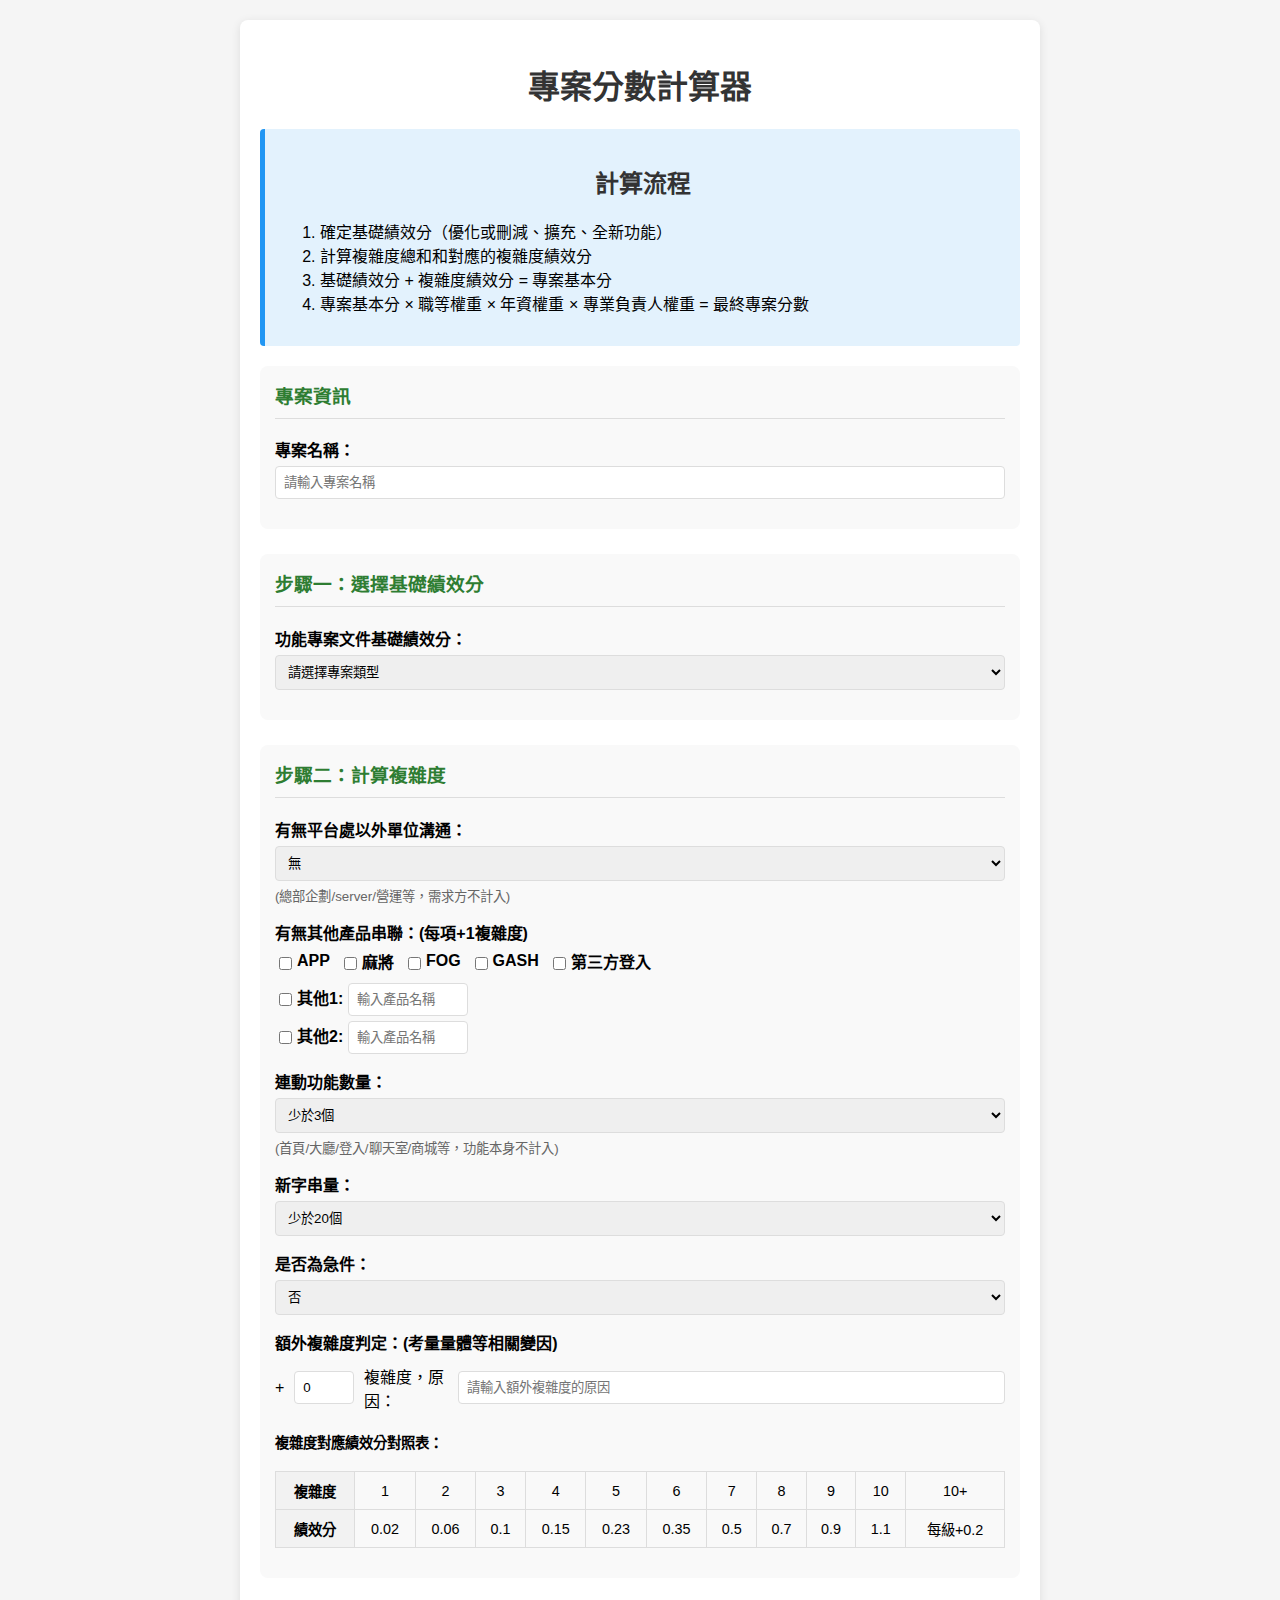
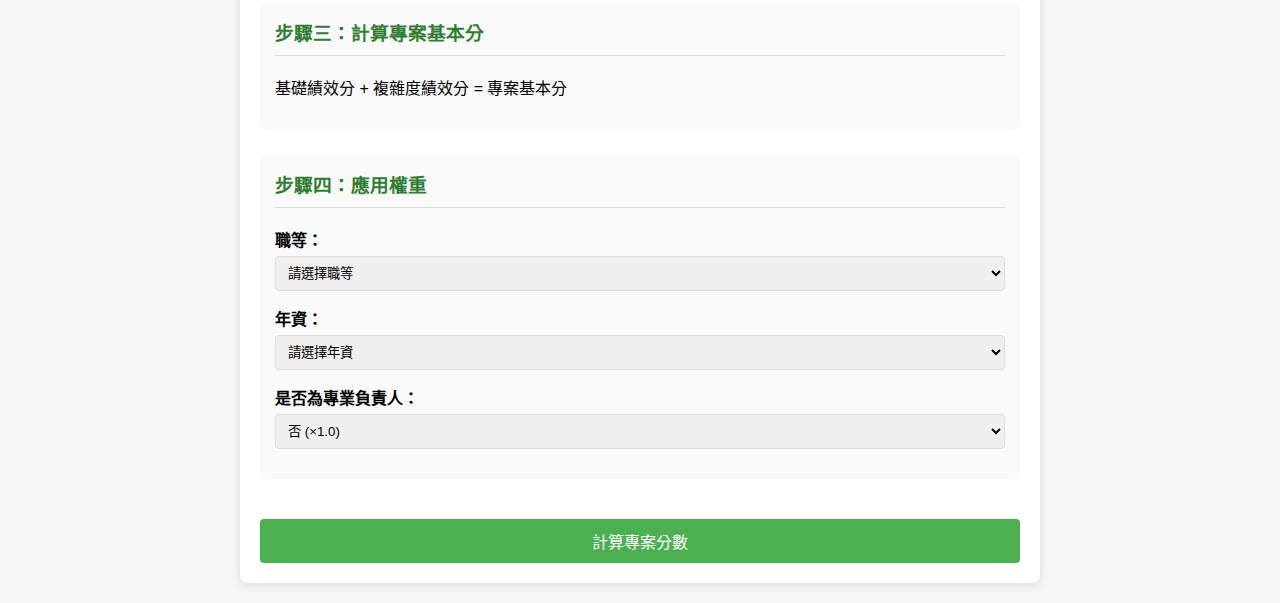
<file: index.html>
<!DOCTYPE html>
<html lang="zh-TW">
<head>
    <meta charset="UTF-8">
    <meta name="viewport" content="width=device-width, initial-scale=1.0">
    <title>專案分數計算器</title>
    <style>
        body {
            font-family: Arial, sans-serif;
            max-width: 800px;
            margin: 0 auto;
            padding: 20px;
            background-color: #f5f5f5;
        }
        h1, h2 {
            color: #333;
            text-align: center;
        }
        .calculator {
            background-color: white;
            padding: 20px;
            border-radius: 8px;
            box-shadow: 0 2px 10px rgba(0, 0, 0, 0.1);
        }
        .section {
            margin-bottom: 25px;
            padding: 15px;
            border-radius: 8px;
            background-color: #f9f9f9;
        }
        .section-title {
            margin-top: 0;
            padding-bottom: 10px;
            border-bottom: 1px solid #ddd;
            color: #2e7d32;
        }
        .form-group {
            margin-bottom: 15px;
        }
        label {
            display: block;
            margin-bottom: 5px;
            font-weight: bold;
        }
        select, input {
            width: 100%;
            padding: 8px;
            border: 1px solid #ddd;
            border-radius: 4px;
            box-sizing: border-box;
        }
        .checkbox-group {
            display: flex;
            flex-wrap: wrap;
            gap: 10px;
            margin-top: 5px;
        }
        .checkbox-item {
            display: flex;
            align-items: center;
        }
        .checkbox-item input[type="checkbox"] {
            width: auto;
            margin-right: 5px;
        }
        .custom-item {
            display: flex;
            align-items: center;
            margin-top: 5px;
        }
        .custom-item input[type="checkbox"] {
            width: auto;
            margin-right: 5px;
        }
        .custom-item input[type="text"] {
            width: 120px;
            margin-left: 5px;
        }
        .extra-complexity {
            display: flex;
            align-items: center;
            margin-top: 10px;
            gap: 10px;
        }
        .extra-complexity input[type="number"] {
            width: 60px;
        }
        .extra-complexity input[type="text"] {
            flex-grow: 1;
        }
        button {
            background-color: #4CAF50;
            color: white;
            padding: 10px 15px;
            border: none;
            border-radius: 4px;
            cursor: pointer;
            font-size: 16px;
            width: 100%;
            margin-top: 15px;
        }
        button:hover {
            background-color: #45a049;
        }
        .result {
            margin-top: 20px;
            padding: 15px;
            background-color: #e9f7ef;
            border-radius: 4px;
            border-left: 5px solid #4CAF50;
        }
        .result h3 {
            margin-top: 0;
            color: #2e7d32;
        }
        .breakdown {
            margin-top: 10px;
            padding: 10px;
            background-color: #f9f9f9;
            border-radius: 4px;
            font-size: 14px;
        }
        table {
            width: 100%;
            border-collapse: collapse;
            margin: 15px 0;
        }
        th, td {
            border: 1px solid #ddd;
            padding: 8px;
            text-align: center;
        }
        th {
            background-color: #f2f2f2;
        }
        .info-section {
            background-color: #e3f2fd;
            padding: 15px;
            border-radius: 4px;
            margin-bottom: 20px;
            border-left: 5px solid #2196F3;
        }
        .hidden {
            display: none;
        }
        .step-result {
            background-color: #f1f8e9;
            padding: 10px;
            margin-top: 10px;
            border-radius: 4px;
            font-weight: bold;
        }
        .complexity-table {
            font-size: 0.9em;
        }
        .project-name {
            font-size: 1.2em;
            font-weight: bold;
            color: #2e7d32;
            margin-bottom: 10px;
        }
    </style>
</head>
<body>
    <div class="calculator">
        <h1>專案分數計算器</h1>
        
        <div class="info-section">
            <h2>計算流程</h2>
            <ol>
                <li>確定基礎績效分（優化或刪減、擴充、全新功能）</li>
                <li>計算複雜度總和和對應的複雜度績效分</li>
                <li>基礎績效分 + 複雜度績效分 = 專案基本分</li>
                <li>專案基本分 × 職等權重 × 年資權重 × 專業負責人權重 = 最終專案分數</li>
            </ol>
        </div>

        <form id="calculatorForm">
            <!-- 專案名稱 -->
            <div class="section">
                <h3 class="section-title">專案資訊</h3>
                <div class="form-group">
                    <label for="projectName">專案名稱：</label>
                    <input type="text" id="projectName" placeholder="請輸入專案名稱" required>
                </div>
            </div>
            
            <!-- 步驟一：基礎績效分 -->
            <div class="section">
                <h3 class="section-title">步驟一：選擇基礎績效分</h3>
                <div class="form-group">
                    <label for="projectType">功能專案文件基礎績效分：</label>
                    <select id="projectType" required>
                        <option value="">請選擇專案類型</option>
                        <option value="0.1">優化或刪減 (0.1)</option>
                        <option value="0.3">擴充 (0.3)</option>
                        <option value="0.8">全新功能 (0.8)</option>
                    </select>
                </div>
                <div id="baseScoreResult" class="step-result hidden"></div>
            </div>

            <!-- 步驟二：複雜度計算 -->
            <div class="section">
                <h3 class="section-title">步驟二：計算複雜度</h3>
                <div class="form-group">
                    <label for="communication">有無平台處以外單位溝通：</label>
                    <select id="communication">
                        <option value="0">無</option>
                        <option value="1">1-2個單位 (+1複雜度)</option>
                        <option value="2">3個單位 (+2複雜度)</option>
                        <option value="3">4個單位 (+3複雜度)</option>
                        <option value="4">5個單位 (+4複雜度)</option>
                    </select>
                    <small style="display: block; margin-top: 5px; color: #666;">(總部企劃/server/營運等，需求方不計入)</small>
                </div>
                
                <div class="form-group">
                    <label>有無其他產品串聯：(每項+1複雜度)</label>
                    <div class="checkbox-group">
                        <div class="checkbox-item"><input type="checkbox" id="appLink" value="1"><label for="appLink">APP</label></div>
                        <div class="checkbox-item"><input type="checkbox" id="mahjongLink" value="1"><label for="mahjongLink">麻將</label></div>
                        <div class="checkbox-item"><input type="checkbox" id="fogLink" value="1"><label for="fogLink">FOG</label></div>
                        <div class="checkbox-item"><input type="checkbox" id="gashLink" value="1"><label for="gashLink">GASH</label></div>
                        <div class="checkbox-item"><input type="checkbox" id="thirdPartyLink" value="1"><label for="thirdPartyLink">第三方登入</label></div>
                    </div>
                    <div class="custom-item">
                        <input type="checkbox" id="customLink1" value="1">
                        <label for="customLink1">其他1:</label>
                        <input type="text" id="customLink1Text" placeholder="輸入產品名稱">
                    </div>
                    <div class="custom-item">
                        <input type="checkbox" id="customLink2" value="1">
                        <label for="customLink2">其他2:</label>
                        <input type="text" id="customLink2Text" placeholder="輸入產品名稱">
                    </div>
                </div>
                
                <div class="form-group">
                    <label for="connectedFeatures">連動功能數量：</label>
                    <select id="connectedFeatures">
                        <option value="0">少於3個</option>
                        <option value="1">3-4個 (+1複雜度)</option>
                        <option value="2">5-6個 (+2複雜度)</option>
                        <option value="3">7個或以上 (+3複雜度)</option>
                    </select>
                    <small style="display: block; margin-top: 5px; color: #666;">(首頁/大廳/登入/聊天室/商城等，功能本身不計入)</small>
                </div>
                
                <div class="form-group">
                    <label for="newStrings">新字串量：</label>
                    <select id="newStrings">
                        <option value="0">少於20個</option>
                        <option value="1">20-34個 (+1複雜度)</option>
                        <option value="2">35-49個 (+2複雜度)</option>
                        <option value="3">50個或以上 (+3複雜度)</option>
                    </select>
                </div>
                
                <div class="form-group">
                    <label for="urgent">是否為急件：</label>
                    <select id="urgent">
                        <option value="0">否</option>
                        <option value="1">是 (+1複雜度)</option>
                    </select>
                </div>
                
                <div class="form-group">
                    <label for="extraComplexity">額外複雜度判定：(考量量體等相關變因)</label>
                    <div class="extra-complexity">
                        <span>+</span>
                        <input type="number" id="extraComplexity" min="0" max="10" value="0" step="1">
                        <span>複雜度，原因：</span>
                        <input type="text" id="extraComplexityReason" placeholder="請輸入額外複雜度的原因">
                    </div>
                </div>

                <div id="complexityResult" class="step-result hidden"></div>

                <div class="complexity-table">
                    <h4>複雜度對應績效分對照表：</h4>
                    <table>
                        <tr>
                            <th>複雜度</th>
                            <td>1</td>
                            <td>2</td>
                            <td>3</td>
                            <td>4</td>
                            <td>5</td>
                            <td>6</td>
                            <td>7</td>
                            <td>8</td>
                            <td>9</td>
                            <td>10</td>
                            <td>10+</td>
                        </tr>
                        <tr>
                            <th>績效分</th>
                            <td>0.02</td>
                            <td>0.06</td>
                            <td>0.1</td>
                            <td>0.15</td>
                            <td>0.23</td>
                            <td>0.35</td>
                            <td>0.5</td>
                            <td>0.7</td>
                            <td>0.9</td>
                            <td>1.1</td>
                            <td>每級+0.2</td>
                        </tr>
                    </table>
                </div>
            </div>

            <!-- 步驟三：基礎績效分 + 複雜度績效分 -->
            <div class="section">
                <h3 class="section-title">步驟三：計算專案基本分</h3>
                <p>基礎績效分 + 複雜度績效分 = 專案基本分</p>
                <div id="baseResult" class="step-result hidden"></div>
            </div>

            <!-- 步驟四：權重計算 -->
            <div class="section">
                <h3 class="section-title">步驟四：應用權重</h3>
                <div class="form-group">
                    <label for="position">職等：</label>
                    <select id="position" required>
                        <option value="">請選擇職等</option>
                        <option value="1.0">實習生/助理 (×1.0)</option>
                        <option value="0.85">企劃師 (×0.85)</option>
                        <option value="0.7">資深以上 (×0.7)</option>
                    </select>
                </div>

                <div class="form-group">
                    <label for="yearsOfService">年資：</label>
                    <select id="yearsOfService" required>
                        <option value="">請選擇年資</option>
                        <option value="1.0">一年 (×1.0)</option>
                        <option value="0.9">兩年 (×0.9)</option>
                        <option value="0.85">三年 (×0.85)</option>
                    </select>
                </div>

                <div class="form-group">
                    <label for="isProjectLead">是否為專業負責人：</label>
                    <select id="isProjectLead" required>
                        <option value="1.0">否 (×1.0)</option>
                        <option value="1.2">是 (×1.2)</option>
                    </select>
                </div>
            </div>

            <button type="button" onclick="calculateScore()">計算專案分數</button>
        </form>

        <div id="result" class="result hidden">
            <h3>最終計算結果</h3>
            <div id="projectNameResult" class="project-name"></div>
            <div id="scoreResult"></div>
            <div id="breakdown" class="breakdown"></div>
        </div>
    </div>

    <script>
        // 根據複雜度等級獲取對應的績效分
        function getComplexityScore(level) {
            if (level <= 0) return 0;
            else if (level === 1) return 0.02;
            else if (level === 2) return 0.06;
            else if (level === 3) return 0.1;
            else if (level === 4) return 0.15;
            else if (level === 5) return 0.23;
            else if (level === 6) return 0.35;
            else if (level === 7) return 0.5;
            else if (level === 8) return 0.7;
            else if (level === 9) return 0.9;
            else if (level === 10) return 1.1;
            else return 1.1 + (level - 10) * 0.2; // 10+ 的複雜度，每級+0.2
        }

        function calculateScore() {
            // 獲取專案名稱
            const projectName = document.getElementById('projectName').value.trim();
            if (!projectName) {
                alert('請輸入專案名稱');
                return;
            }
            
            // 步驟一：獲取基礎績效分
            const baseScore = parseFloat(document.getElementById('projectType').value) || 0;
            if (baseScore === 0) {
                alert('請選擇專案類型');
                return;
            }
            
            document.getElementById('baseScoreResult').classList.remove('hidden');
            document.getElementById('baseScoreResult').innerHTML = `基礎績效分：${baseScore.toFixed(2)}`;
            
            // 步驟二：計算複雜度
            // 計算額外複雜度
            let totalComplexity = 0;
            
            // 平台處以外單位溝通
            const communicationComplexity = parseInt(document.getElementById('communication').value) || 0;
            totalComplexity += communicationComplexity;
            
            // 其他產品串聯
            let productLinkComplexity = 0;
            const productLinks = document.querySelectorAll('.checkbox-group input[type="checkbox"]:checked');
            productLinks.forEach(link => {
                productLinkComplexity += parseInt(link.value) || 0;
            });
            
            // 自定義產品串聯1
            if (document.getElementById('customLink1').checked) {
                productLinkComplexity += 1;
            }
            
            // 自定義產品串聯2
            if (document.getElementById('customLink2').checked) {
                productLinkComplexity += 1;
            }
            
            totalComplexity += productLinkComplexity;
            
            // 連動功能數量
            const connectedFeaturesComplexity = parseInt(document.getElementById('connectedFeatures').value) || 0;
            totalComplexity += connectedFeaturesComplexity;
            
            // 新字串量
            const newStringsComplexity = parseInt(document.getElementById('newStrings').value) || 0;
            totalComplexity += newStringsComplexity;
            
            // 急件
            const urgentComplexity = parseInt(document.getElementById('urgent').value) || 0;
            totalComplexity += urgentComplexity;
            
            // 額外複雜度判定
            const extraComplexity = parseInt(document.getElementById('extraComplexity').value) || 0;
            const extraComplexityReason = document.getElementById('extraComplexityReason').value.trim();
            totalComplexity += extraComplexity;
            
            // 計算複雜度績效分
            const complexityScore = getComplexityScore(totalComplexity);
            
            // 準備產品串聯的詳細資訊
            let productLinkDetails = [];
            if (document.getElementById('appLink').checked) productLinkDetails.push("APP");
            if (document.getElementById('mahjongLink').checked) productLinkDetails.push("麻將");
            if (document.getElementById('fogLink').checked) productLinkDetails.push("FOG");
            if (document.getElementById('gashLink').checked) productLinkDetails.push("GASH");
            if (document.getElementById('thirdPartyLink').checked) productLinkDetails.push("第三方登入");
            
            if (document.getElementById('customLink1').checked) {
                const custom1Name = document.getElementById('customLink1Text').value.trim() || "其他1";
                productLinkDetails.push(custom1Name);
            }
            
            if (document.getElementById('customLink2').checked) {
                const custom2Name = document.getElementById('customLink2Text').value.trim() || "其他2";
                productLinkDetails.push(custom2Name);
            }
            
            const productLinkText = productLinkDetails.length > 0 ? productLinkDetails.join(", ") : "無";
            
            document.getElementById('complexityResult').classList.remove('hidden');
            document.getElementById('complexityResult').innerHTML = `
                複雜度總和：${totalComplexity} (溝通: +${communicationComplexity}, 產品串聯: +${productLinkComplexity}, 連動功能: +${connectedFeaturesComplexity}, 新字串量: +${newStringsComplexity}, 急件: +${urgentComplexity}, 額外複雜度: +${extraComplexity})<br>
                複雜度績效分：${complexityScore.toFixed(2)}
            `;
            
            // 步驟三：計算基本分
            const totalBaseAndComplexity = baseScore + complexityScore;
            document.getElementById('baseResult').classList.remove('hidden');
            document.getElementById('baseResult').innerHTML = `
                基礎績效分 (${baseScore.toFixed(2)}) + 複雜度績效分 (${complexityScore.toFixed(2)}) = 專案基本分 ${totalBaseAndComplexity.toFixed(2)}
            `;
            
            // 步驟四：獲取權重
            const positionWeight = parseFloat(document.getElementById('position').value) || 0;
            if (positionWeight === 0) {
                alert('請選擇職等');
                return;
            }
            
            const yearsWeight = parseFloat(document.getElementById('yearsOfService').value) || 0;
            if (yearsWeight === 0) {
                alert('請選擇年資');
                return;
            }
            
            const projectLeadWeight = parseFloat(document.getElementById('isProjectLead').value) || 1.0;
            
            // 計算最終分數
            const finalScore = totalBaseAndComplexity * positionWeight * yearsWeight * projectLeadWeight;
            
            // 顯示結果
            document.getElementById('result').classList.remove('hidden');
            document.getElementById('projectNameResult').innerHTML = `專案名稱：${projectName}`;
            document.getElementById('scoreResult').innerHTML = `<strong>最終專案分數：${finalScore.toFixed(4)}</strong>`;
            
            // 顯示詳細計算過程
            let breakdownHTML = `
                <p><strong>完整計算過程：</strong></p>
                <ol>
                    <li><strong>基礎績效分：</strong> ${baseScore.toFixed(2)}</li>
                    <li><strong>複雜度計算：</strong>
                        <ul>
                            <li>平台處以外單位溝通：+${communicationComplexity}</li>
                            <li>其他產品串聯 (+${productLinkComplexity})：${productLinkText}</li>
                            <li>連動功能數量：+${connectedFeaturesComplexity}</li>
                            <li>新字串量：+${newStringsComplexity}</li>
                            <li>急件：+${urgentComplexity}</li>
            `;
            
            if (extraComplexity > 0) {
                breakdownHTML += `<li>額外複雜度：+${extraComplexity}${extraComplexityReason ? ` (${extraComplexityReason})` : ''}</li>`;
            }
            
            breakdownHTML += `
                            <li>複雜度總和：${totalComplexity}，對應績效分：${complexityScore.toFixed(2)}</li>
                        </ul>
                    </li>
                    <li><strong>專案基本分：</strong> ${baseScore.toFixed(2)} + ${complexityScore.toFixed(2)} = ${totalBaseAndComplexity.toFixed(2)}</li>
                    <li><strong>應用權重：</strong>
                        <ul>
                            <li>職等績效權重：×${positionWeight.toFixed(2)}</li>
                            <li>年資權重：×${yearsWeight.toFixed(2)}</li>
                            <li>專業負責人權重：×${projectLeadWeight.toFixed(1)}</li>
                        </ul>
                    </li>
                </ol>
                <p><strong>最終計算公式：</strong> ${totalBaseAndComplexity.toFixed(2)} × ${positionWeight.toFixed(2)} × ${yearsWeight.toFixed(2)} × ${projectLeadWeight.toFixed(1)} = ${finalScore.toFixed(4)}</p>
            `;
            
            document.getElementById('breakdown').innerHTML = breakdownHTML;
        }
    </script>
</body>
</html>
</file>
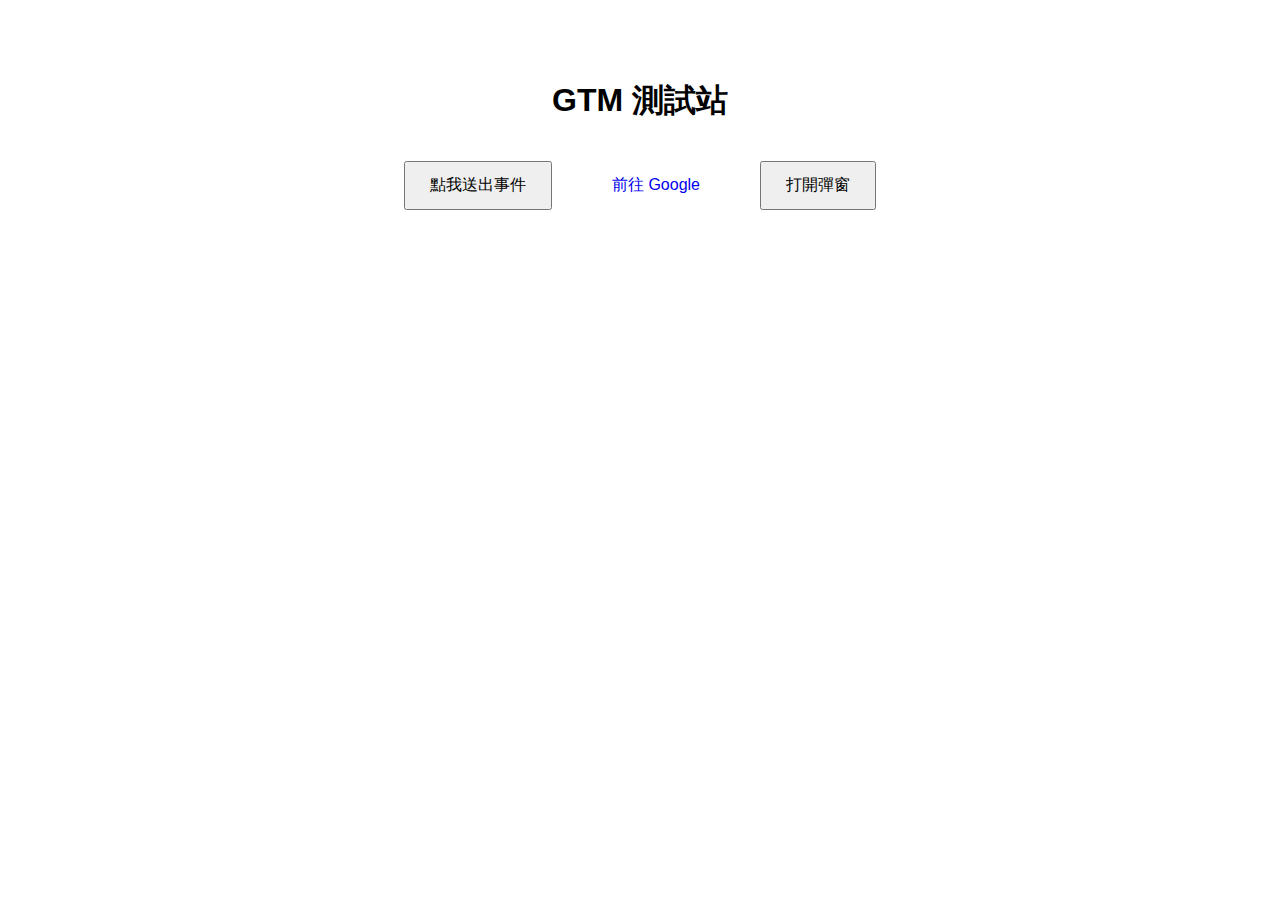
<file: googleTagManager/index.html>
<!DOCTYPE html>
<html lang="en">
<head>
  <meta charset="UTF-8" />
  <meta name="viewport" content="width=device-width, initial-scale=1.0"/>
  <title>GTM 測試站</title>

  <!-- ✅ GTM Head 程式碼位置（請用你的 GTM ID 取代 GTM-XXXXXX） -->
  <script>
    (function(w,d,s,l,i){w[l]=w[l]||[];w[l].push({'gtm.start':
    new Date().getTime(),event:'gtm.js'});var f=d.getElementsByTagName(s)[0],
    j=d.createElement(s),dl=l!='dataLayer'?'&l='+l:'';j.async=true;j.src=
    'https://www.googletagmanager.com/gtm.js?id='+i+dl;f.parentNode.insertBefore(j,f);
    })(window,document,'script','dataLayer','GTM-XXXXXX');  <!-- ← 換成你的 ID -->
  </script>

  <style>
    body {
      font-family: sans-serif;
      text-align: center;
      padding-top: 50px;
    }

    button, a {
      padding: 12px 24px;
      margin: 16px;
      font-size: 16px;
      display: inline-block;
      cursor: pointer;
      text-decoration: none;
    }

    .popup {
      display: none;
      margin-top: 20px;
      padding: 20px;
      background: #eee;
    }
  </style>
</head>
<body>

  <!-- ✅ GTM Body 程式碼位置 -->
  <noscript>
    <iframe src="https://www.googletagmanager.com/ns.html?id=GTM-XXXXXX"
    height="0" width="0" style="display:none;visibility:hidden"></iframe>
  </noscript>

  <h1>GTM 測試站</h1>

  <button id="test-button">點我送出事件</button>
  <a href="https://www.google.com" target="_blank" id="test-link">前往 Google</a>

  <button onclick="showPopup()">打開彈窗</button>
  <div class="popup" id="popup">🎉 這是一個彈窗</div>

  <script>
    function showPopup() {
      const popup = document.getElementById('popup');
      popup.style.display = 'block';
      // 模擬彈窗出現事件（可用來測試「元素可見」觸發器）
    }
  </script>
</body>
</html>
</file>
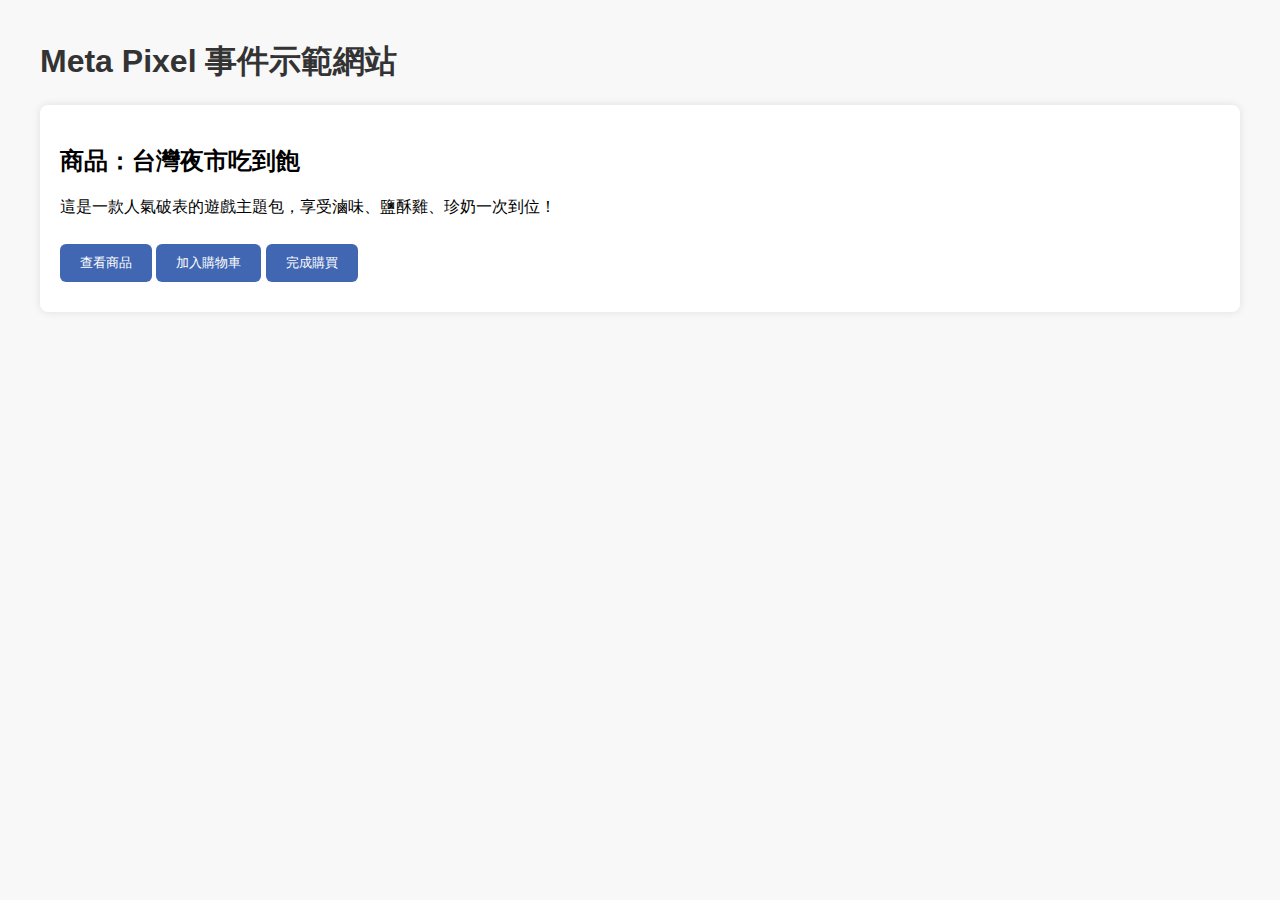
<file: metaPixel/index.html>
<!DOCTYPE html>
<html lang="zh-Hant">

<head>
  <meta charset="UTF-8">
  <title>Meta Pixel 示範網站</title>
  <meta name="viewport" content="width=device-width, initial-scale=1.0">
  <style>
    body {
      font-family: Arial, sans-serif;
      margin: 40px;
      background: #f8f8f8;
    }

    h1 {
      color: #333;
    }

    .button {
      padding: 10px 20px;
      margin: 10px 0;
      background-color: #4267B2;
      color: white;
      border: none;
      border-radius: 6px;
      cursor: pointer;
    }

    .section {
      background: white;
      padding: 20px;
      border-radius: 8px;
      margin-bottom: 20px;
      box-shadow: 0 0 8px rgba(0, 0, 0, 0.1);
    }
  </style>
  <!-- Meta Pixel Code -->
  <script>
    !function (f, b, e, v, n, t, s) {
      if (f.fbq) return; n = f.fbq = function () {
        n.callMethod ?
        n.callMethod.apply(n, arguments) : n.queue.push(arguments)
      };
      if (!f._fbq) f._fbq = n; n.push = n; n.loaded = !0; n.version = '2.0';
      n.queue = []; t = b.createElement(e); t.async = !0;
      t.src = v; s = b.getElementsByTagName(e)[0];
      s.parentNode.insertBefore(t, s)
    }(window, document, 'script',
      'https://connect.facebook.net/en_US/fbevents.js');
    fbq('init', '933728812189005');
    fbq('track', 'PageView');
  </script>
  <noscript><img height="1" width="1" style="display:none"
      src="https://www.facebook.com/tr?id=933728812189005&ev=PageView&noscript=1" /></noscript>
  <!-- End Meta Pixel Code -->
</head>

<body>
  <h1>Meta Pixel 事件示範網站</h1>

  <div class="section">
    <h2>商品：台灣夜市吃到飽</h2>
    <p>這是一款人氣破表的遊戲主題包，享受滷味、鹽酥雞、珍奶一次到位！</p>
    <button class="button" id="view-item" onclick="trackViewContent()">查看商品</button>
    <button class="button" id="add-cart" onclick="trackAddToCart()">加入購物車</button>
    <button class="button" id="finsh-buy" onclick="trackPurchase()">完成購買</button>
  </div>

  <script>
    function trackViewContent() {
      /*fbq('track', 'ViewContent', {
        content_name: '台灣夜市吃到飽',
        content_ids: ['sku_nightmarket01'],
        content_type: 'product',
        value: 299,
        currency: 'TWD'
      });*/
      alert("已觸發 ViewContent");
    }

    function trackAddToCart() {
      /*fbq('track', 'AddToCart', {
        content_name: '台灣夜市吃到飽',
        content_ids: ['sku_nightmarket01'],
        content_type: 'product',
        value: 299,
        currency: 'TWD'
      });*/
      alert("已觸發 AddToCart");
    }

    function trackPurchase() {
      /*fbq('track', 'Purchase', {
        content_name: '台灣夜市吃到飽',
        content_ids: ['sku_nightmarket01'],
        content_type: 'product',
        value: 299,
        currency: 'TWD'
      });*/
      alert("已觸發 Purchase");
    }
  </script>
</body>

</html>
</file>
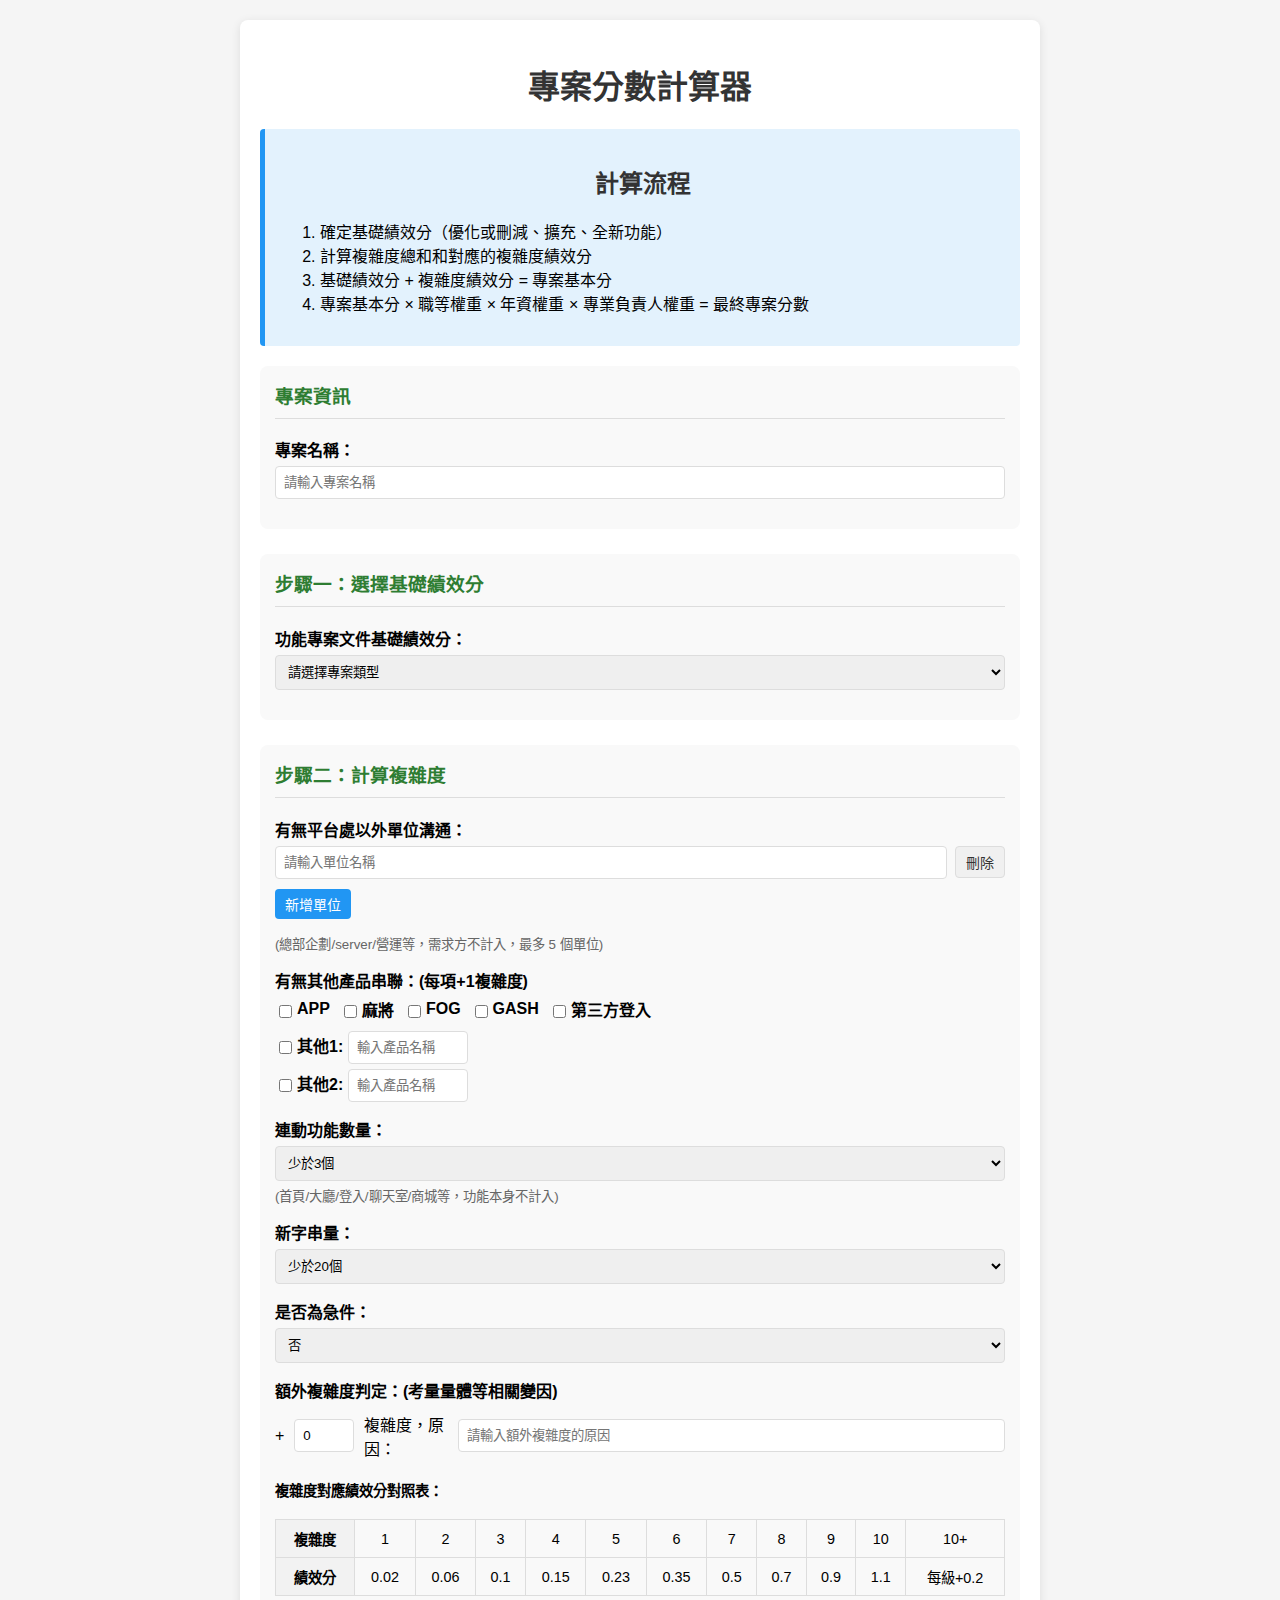
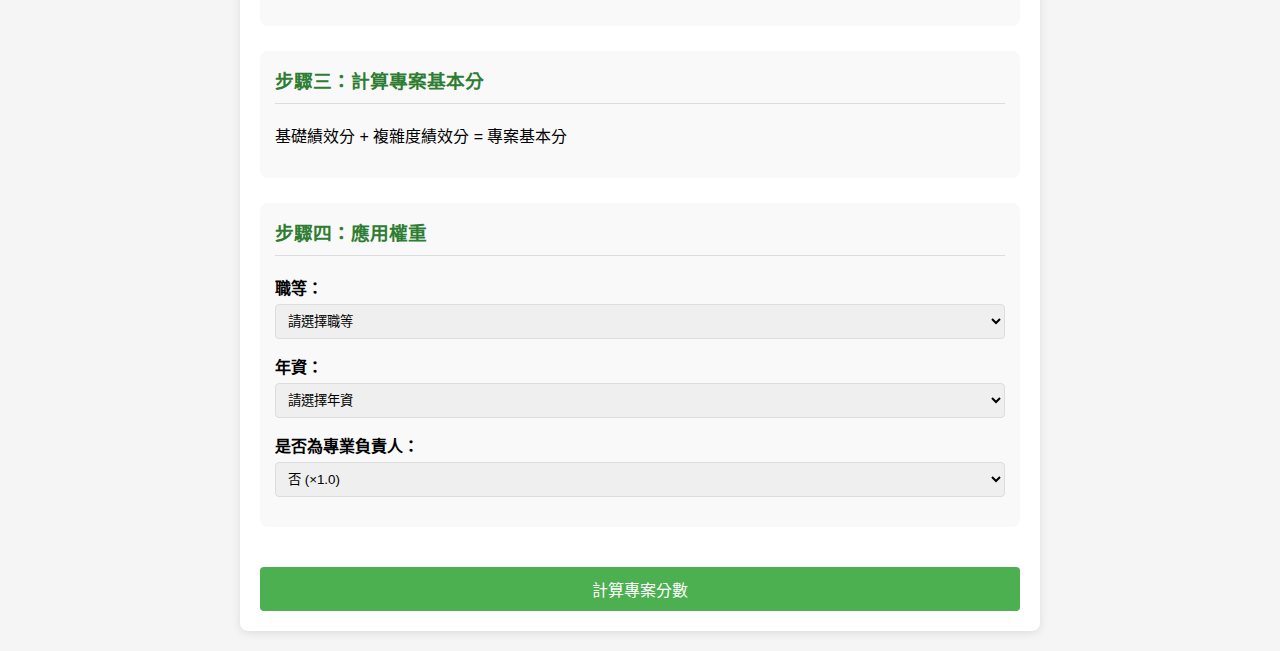
<file: scoreCalculator/index.html>
<!DOCTYPE html>
<html lang="zh-TW">

<head>
    <meta charset="UTF-8">
    <meta name="viewport" content="width=device-width, initial-scale=1.0">
    <title>專案分數計算器</title>
    <link rel="stylesheet" href="style.css">
</head>

<body>
    <div class="calculator">
        <h1>專案分數計算器</h1>

        <div class="info-section">
            <h2>計算流程</h2>
            <ol>
                <li>確定基礎績效分（優化或刪減、擴充、全新功能）</li>
                <li>計算複雜度總和和對應的複雜度績效分</li>
                <li>基礎績效分 + 複雜度績效分 = 專案基本分</li>
                <li>專案基本分 × 職等權重 × 年資權重 × 專業負責人權重 = 最終專案分數</li>
            </ol>
        </div>

        <form id="calculatorForm">
            <!-- 專案名稱 -->
            <div class="section">
                <h3 class="section-title">專案資訊</h3>
                <div class="form-group">
                    <label for="projectName">專案名稱：</label>
                    <input type="text" id="projectName" placeholder="請輸入專案名稱" required>
                </div>
            </div>

            <!-- 步驟一：基礎績效分 -->
            <div class="section">
                <h3 class="section-title">步驟一：選擇基礎績效分</h3>
                <div class="form-group">
                    <label for="projectType">功能專案文件基礎績效分：</label>
                    <select id="projectType" required>
                        <option value="">請選擇專案類型</option>
                        <option value="0.02">協助開卡(eg.色票) (0.02)</option>
                        <option value="0.05">JSON相關(開卡請系統協助上傳) (0.05)</option>
                        <option value="0.1">優化或刪減 (0.1)</option>
                        <option value="0.3">擴充 (0.3)</option>
                        <option value="0.8">全新功能 (0.8)</option>
                    </select>
                </div>
                <div id="baseScoreResult" class="step-result hidden"></div>
            </div>

            <!-- 步驟二：複雜度計算 -->
            <div class="section">
                <h3 class="section-title">步驟二：計算複雜度</h3>
                <div class="form-group">
                    <label>有無平台處以外單位溝通：</label>
                    <div id="unitContainer">
                        <div class="unit-input">
                            <input type="text" class="unit-name" placeholder="請輸入單位名稱">
                            <button type="button" class="remove-unit secondary-button" onclick="removeUnit(this)">刪除</button>
                        </div>
                    </div>
                    <button type="button" class="add-unit-button" onclick="addUnit()">新增單位</button>
                    <small style="display: block; margin-top: 5px; color: #666;">(總部企劃/server/營運等，需求方不計入，最多 5
                        個單位)</small>
                </div>



                <div class="form-group">
                    <label>有無其他產品串聯：(每項+1複雜度)</label>
                    <div class="checkbox-group">
                        <div class="checkbox-item"><input type="checkbox" id="appLink" value="1"><label
                                for="appLink">APP</label></div>
                        <div class="checkbox-item"><input type="checkbox" id="mahjongLink" value="1"><label
                                for="mahjongLink">麻將</label></div>
                        <div class="checkbox-item"><input type="checkbox" id="fogLink" value="1"><label
                                for="fogLink">FOG</label></div>
                        <div class="checkbox-item"><input type="checkbox" id="gashLink" value="1"><label
                                for="gashLink">GASH</label></div>
                        <div class="checkbox-item"><input type="checkbox" id="thirdPartyLink" value="1"><label
                                for="thirdPartyLink">第三方登入</label></div>
                    </div>
                    <div class="custom-item">
                        <input type="checkbox" id="customLink1" value="1">
                        <label for="customLink1">其他1:</label>
                        <input type="text" id="customLink1Text" placeholder="輸入產品名稱">
                    </div>
                    <div class="custom-item">
                        <input type="checkbox" id="customLink2" value="1">
                        <label for="customLink2">其他2:</label>
                        <input type="text" id="customLink2Text" placeholder="輸入產品名稱">
                    </div>
                </div>

                <div class="form-group">
                    <label for="connectedFeatures">連動功能數量：</label>
                    <select id="connectedFeatures">
                        <option value="0">少於3個</option>
                        <option value="1">3-4個 (+1複雜度)</option>
                        <option value="2">5-6個 (+2複雜度)</option>
                        <option value="3">7個或以上 (+3複雜度)</option>
                    </select>
                    <small style="display: block; margin-top: 5px; color: #666;">(首頁/大廳/登入/聊天室/商城等，功能本身不計入)</small>
                </div>

                <div class="form-group">
                    <label for="newStrings">新字串量：</label>
                    <select id="newStrings">
                        <option value="0">少於20個</option>
                        <option value="1">20-34個 (+1複雜度)</option>
                        <option value="2">35-49個 (+2複雜度)</option>
                        <option value="3">50個或以上 (+3複雜度)</option>
                    </select>
                </div>

                <div class="form-group">
                    <label for="urgent">是否為急件：</label>
                    <select id="urgent">
                        <option value="0">否</option>
                        <option value="1">是 (+1複雜度)</option>
                    </select>
                </div>

                <div class="form-group">
                    <label for="extraComplexity">額外複雜度判定：(考量量體等相關變因)</label>
                    <div class="extra-complexity">
                        <span>+</span>
                        <input type="number" id="extraComplexity" min="0" max="10" value="0" step="1">
                        <span>複雜度，原因：</span>
                        <input type="text" id="extraComplexityReason" placeholder="請輸入額外複雜度的原因">
                    </div>
                </div>

                <div id="complexityResult" class="step-result hidden"></div>

                <div class="complexity-table">
                    <h4>複雜度對應績效分對照表：</h4>
                    <table>
                        <tr>
                            <th>複雜度</th>
                            <td>1</td>
                            <td>2</td>
                            <td>3</td>
                            <td>4</td>
                            <td>5</td>
                            <td>6</td>
                            <td>7</td>
                            <td>8</td>
                            <td>9</td>
                            <td>10</td>
                            <td>10+</td>
                        </tr>
                        <tr>
                            <th>績效分</th>
                            <td>0.02</td>
                            <td>0.06</td>
                            <td>0.1</td>
                            <td>0.15</td>
                            <td>0.23</td>
                            <td>0.35</td>
                            <td>0.5</td>
                            <td>0.7</td>
                            <td>0.9</td>
                            <td>1.1</td>
                            <td>每級+0.2</td>
                        </tr>
                    </table>
                </div>
            </div>

            <!-- 步驟三：基礎績效分 + 複雜度績效分 -->
            <div class="section">
                <h3 class="section-title">步驟三：計算專案基本分</h3>
                <p>基礎績效分 + 複雜度績效分 = 專案基本分</p>
                <div id="baseResult" class="step-result hidden"></div>
            </div>

            <!-- 步驟四：權重計算 -->
            <div class="section">
                <h3 class="section-title">步驟四：應用權重</h3>
                <div class="form-group">
                    <label for="position">職等：</label>
                    <select id="position" required>
                        <option value="">請選擇職等</option>
                        <option value="1.0">實習生/助理 (×1.0)</option>
                        <option value="0.85">企劃師 (×0.85)</option>
                        <option value="0.7">資深以上 (×0.7)</option>
                    </select>
                </div>

                <div class="form-group">
                    <label for="yearsOfService">年資：</label>
                    <select id="yearsOfService" required>
                        <option value="">請選擇年資</option>
                        <option value="1.0">一年 (×1.0)</option>
                        <option value="0.9">兩年 (×0.9)</option>
                        <option value="0.85">三年 (×0.85)</option>
                    </select>
                </div>

                <div class="form-group">
                    <label for="isProjectLead">是否為專業負責人：</label>
                    <select id="isProjectLead" required>
                        <option value="1.0">否 (×1.0)</option>
                        <option value="1.2">是 (×1.2)</option>
                    </select>
                </div>
            </div>

            <button type="button" class="primary-button" onclick="calculateScore()">計算專案分數</button>
        </form>

        <div id="result" class="result hidden">
            <h3>最終計算結果</h3>
            <div id="projectNameResult" class="project-name"></div>
            <div id="scoreResult"></div>
            <div id="breakdown" class="breakdown"></div>
        </div>
    </div>
    <script src="script.js"></script>
</body>

</html>
</file>
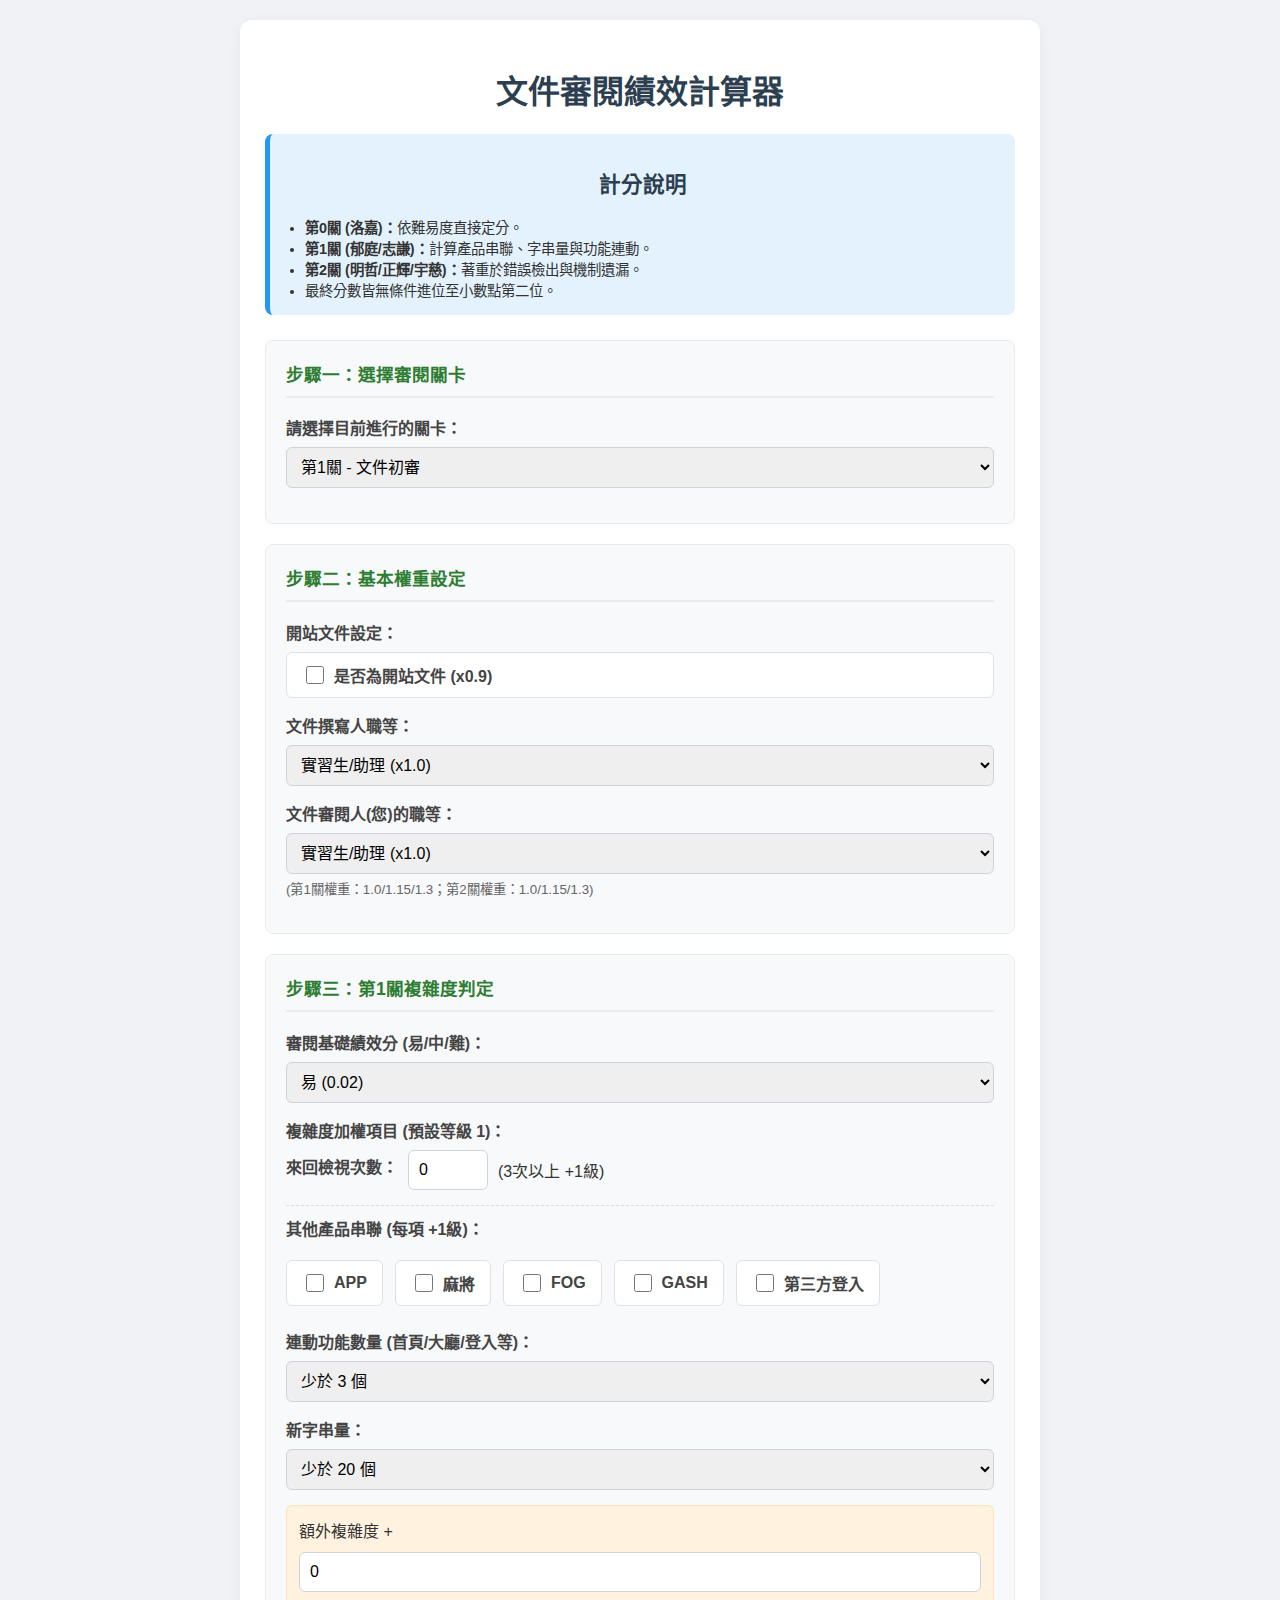
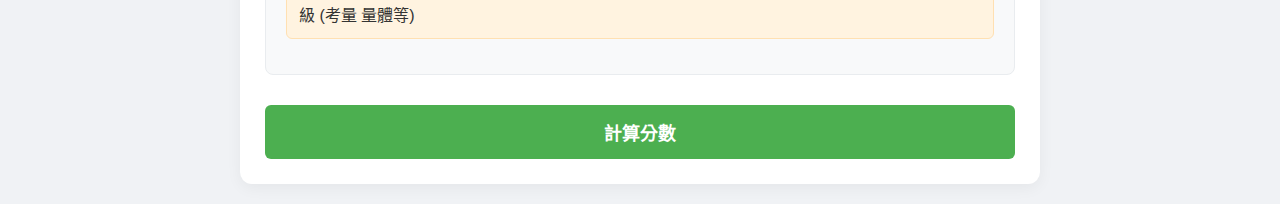
<file: viewScoreCalculator/index.html>
<!DOCTYPE html>
<html lang="zh-TW">

<head>
    <meta charset="UTF-8">
    <meta name="viewport" content="width=device-width, initial-scale=1.0">
    <title>文件審閱績效計算器</title>
    <link rel="stylesheet" href="style.css">
</head>

<body>
    <div class="calculator">
        <h1>文件審閱績效計算器</h1>

        <div class="info-section">
            <h2>計分說明</h2>
            <ul>
                <li><strong>第0關 (洛嘉)：</strong>依難易度直接定分。</li>
                <li><strong>第1關 (郁庭/志謙)：</strong>計算產品串聯、字串量與功能連動。</li>
                <li><strong>第2關 (明哲/正輝/宇慈)：</strong>著重於錯誤檢出與機制遺漏。</li>
                <li>最終分數皆無條件進位至小數點第二位。</li>
            </ul>
        </div>

        <form id="calculatorForm">
            <!-- 關卡選擇 -->
            <div class="section">
                <h3 class="section-title">步驟一：選擇審閱關卡</h3>
                <div class="form-group">
                    <label for="reviewStage">請選擇目前進行的關卡：</label>
                    <select id="reviewStage" onchange="updateUI()">
                        <option value="0">第0關 - 格式審閱</option>
                        <option value="1" selected>第1關 - 文件初審</option>
                        <option value="2">第2關 - 文件複審</option>
                    </select>
                </div>
            </div>

            <!-- 共用參數 (第1、2關才顯示) -->
            <div id="commonSection" class="section hidden">
                <h3 class="section-title">步驟二：基本權重設定</h3>
                
                <div class="form-group">
                    <label>開站文件設定：</label>
                    <!-- 修改：改用 label 包覆整個區塊 -->
                    <label class="checkbox-item">
                        <input type="checkbox" id="isOpenSite">
                        <span>是否為開站文件 (x0.9)</span>
                    </label>
                </div>

                <div class="form-group">
                    <label for="writerLevel">文件撰寫人職等：</label>
                    <select id="writerLevel">
                        <option value="1.0">實習生/助理 (x1.0)</option>
                        <option value="0.9">企劃師 (x0.9)</option>
                        <option value="0.85">資深以上 (x0.85)</option>
                    </select>
                </div>

                <div class="form-group">
                    <label for="reviewerLevel">文件審閱人(您)的職等：</label>
                    <select id="reviewerLevel">
                        <option value="intern">實習生/助理 (x1.0)</option>
                        <option value="planner">企劃師 (x1.15)</option>
                        <option value="senior">資深以上 (x1.3)</option>
                    </select>
                    <small style="display: block; margin-top: 5px; color: #666;">
                        (第1關權重：1.0/1.15/1.3；第2關權重：1.0/1.15/1.3)
                    </small>
                </div>
            </div>

            <!-- 第0關專用輸入 -->
            <div id="level0Input" class="section hidden">
                <h3 class="section-title">步驟二：難易度判定</h3>
                <div class="form-group">
                    <label for="l0_difficulty">機制內容複雜度：</label>
                    <select id="l0_difficulty">
                        <option value="0.01">易 (0.01)</option>
                        <option value="0.03">中 (0.03)</option>
                        <option value="0.05">難 (0.05)</option>
                    </select>
                </div>
            </div>

            <!-- 第1關專用輸入 -->
            <div id="level1Input" class="section">
                <h3 class="section-title">步驟三：第1關複雜度判定</h3>
                
                <div class="form-group">
                    <label for="l1_base">審閱基礎績效分 (易/中/難)：</label>
                    <select id="l1_base">
                        <option value="0.02">易 (0.02)</option>
                        <option value="0.03">中 (0.03)</option>
                        <option value="0.04">難 (0.04)</option>
                    </select>
                </div>

                <div class="form-group">
                    <label>複雜度加權項目 (預設等級 1)：</label>
                    
                    <div class="custom-item">
                        <label>來回檢視次數：</label>
                        <input type="number" id="l1_retryCount" min="0" value="0" placeholder="次數">
                        <span>(3次以上 +1級)</span>
                    </div>

                    <div class="checkbox-group" style="margin-top:15px; border-top:1px dashed #ddd; padding-top:10px;">
                        <label style="width:100%;">其他產品串聯 (每項 +1級)：</label>
                        <!-- 修改：全部改用 label 包覆 -->
                        <label class="checkbox-item"><input type="checkbox" class="l1-prod" value="1"> APP</label>
                        <label class="checkbox-item"><input type="checkbox" class="l1-prod" value="1"> 麻將</label>
                        <label class="checkbox-item"><input type="checkbox" class="l1-prod" value="1"> FOG</label>
                        <label class="checkbox-item"><input type="checkbox" class="l1-prod" value="1"> GASH</label>
                        <label class="checkbox-item"><input type="checkbox" class="l1-prod" value="1"> 第三方登入</label>
                    </div>

                    <div style="margin-top:15px;">
                        <label for="l1_features">連動功能數量 (首頁/大廳/登入等)：</label>
                        <select id="l1_features">
                            <option value="0">少於 3 個</option>
                            <option value="1">3~4 個 (+1級)</option>
                            <option value="2">5~6 個 (+2級)</option>
                            <option value="3">7 個以上 (+3級)</option>
                        </select>
                    </div>

                    <div style="margin-top:15px;">
                        <label for="l1_strings">新字串量：</label>
                        <select id="l1_strings">
                            <option value="0">少於 20 個</option>
                            <option value="1">20~34 個 (+1級)</option>
                            <option value="2">35~49 個 (+2級)</option>
                            <option value="3">50 個以上 (+3級)</option>
                        </select>
                    </div>

                    <div class="extra-complexity">
                        <span>額外複雜度 +</span>
                        <input type="number" id="l1_extra" min="0" value="0">
                        <span>級 (考量 量體等)</span>
                    </div>
                </div>
            </div>

            <!-- 第2關專用輸入 -->
            <div id="level2Input" class="section hidden">
                <h3 class="section-title">步驟三：第2關複雜度判定</h3>
                
                <div class="form-group">
                    <label for="l2_base">審閱基礎績效分 (易/中/難)：</label>
                    <select id="l2_base">
                        <option value="0.01">易 (0.01)</option>
                        <option value="0.02">中 (0.02)</option>
                        <option value="0.03">難 (0.03)</option>
                    </select>
                </div>

                <div class="form-group">
                    <label>複雜度加權項目 (預設等級 1)：</label>
                    
                    <div class="custom-item">
                        <label>來回檢視次數：</label>
                        <input type="number" id="l2_retryCount" min="0" value="0" placeholder="次數">
                        <span>(3次以上 +1級)</span>
                    </div>

                    <div style="margin-top:15px;">
                        <label for="l2_errors">抓到文字／流程圖錯誤：</label>
                        <select id="l2_errors">
                            <option value="0">少於 3 個</option>
                            <option value="1">3~4 個 (+1級)</option>
                            <option value="2">5~6 個 (+2級)</option>
                            <option value="3">7 個以上 (+3級)</option>
                        </select>
                    </div>

                    <div class="checkbox-group" style="margin-top:15px;">
                        <!-- 修改：改用 label 包覆 -->
                        <label class="checkbox-item">
                            <input type="checkbox" id="l2_minorError">
                            <span>抓到普通機制錯誤/矛盾/遺漏 (+1級)</span>
                        </label>
                        <label class="checkbox-item">
                            <input type="checkbox" id="l2_majorError">
                            <span>抓到重大機制錯誤/矛盾/遺漏 (+2級)</span>
                        </label>
                    </div>

                    <div class="extra-complexity">
                        <span>額外複雜度 +</span>
                        <input type="number" id="l2_extra" min="0" value="0">
                        <span>級 (考量 量體等)</span>
                    </div>
                </div>
            </div>

            <button type="button" class="primary-button" onclick="calculateScore()">計算分數</button>
        </form>

        <div id="result" class="result hidden">
            <h3>計算結果</h3>
            <div id="scoreResult"></div>
            <div id="breakdown" class="breakdown"></div>
        </div>
    </div>
    <script src="script.js"></script>
</body>

</html>
</file>
<file: scoreCalculator/style.css>
body {
    font-family: Arial, sans-serif;
    max-width: 800px;
    margin: 0 auto;
    padding: 20px;
    background-color: #f5f5f5;
}

h1,
h2 {
    color: #333;
    text-align: center;
}

.calculator {
    background-color: white;
    padding: 20px;
    border-radius: 8px;
    box-shadow: 0 2px 10px rgba(0, 0, 0, 0.1);
}

.section {
    margin-bottom: 25px;
    padding: 15px;
    border-radius: 8px;
    background-color: #f9f9f9;
}

.section-title {
    margin-top: 0;
    padding-bottom: 10px;
    border-bottom: 1px solid #ddd;
    color: #2e7d32;
}

.form-group {
    margin-bottom: 15px;
}

label {
    display: block;
    margin-bottom: 5px;
    font-weight: bold;
}

select,
input {
    width: 100%;
    padding: 8px;
    border: 1px solid #ddd;
    border-radius: 4px;
    box-sizing: border-box;
}

.checkbox-group {
    display: flex;
    flex-wrap: wrap;
    gap: 10px;
    margin-top: 5px;
}

.checkbox-item {
    display: flex;
    align-items: center;
}

.checkbox-item input[type="checkbox"] {
    width: auto;
    margin-right: 5px;
}

.custom-item {
    display: flex;
    align-items: center;
    margin-top: 5px;
}

.custom-item input[type="checkbox"] {
    width: auto;
    margin-right: 5px;
}

.custom-item input[type="text"] {
    width: 120px;
    margin-left: 5px;
}

.extra-complexity {
    display: flex;
    align-items: center;
    margin-top: 10px;
    gap: 10px;
}

.extra-complexity input[type="number"] {
    width: 60px;
}

.extra-complexity input[type="text"] {
    flex-grow: 1;
}

/* 主按鈕樣式 */
.primary-button {
    background-color: #4CAF50;
    color: white;
    padding: 10px 15px;
    border: none;
    border-radius: 4px;
    cursor: pointer;
    font-size: 16px;
    width: 100%;
    margin-top: 15px;
}

.primary-button:hover {
    background-color: #45a049;
}

/* 次要按鈕樣式 */
.secondary-button {
    background-color: #f0f0f0;
    color: #333;
    padding: 5px 10px;
    border: 1px solid #ddd;
    border-radius: 4px;
    cursor: pointer;
    font-size: 14px;
    transition: background-color 0.2s;
}

.secondary-button:hover {
    background-color: #e0e0e0;
}

/* 單位輸入區域樣式 */
.unit-input {
    display: flex;
    align-items: center;
    margin-bottom: 8px;
    gap: 8px;
}

.unit-input .unit-name {
    flex-grow: 1;
}

.unit-input .remove-unit {
    flex-shrink: 0;
    width: auto;
}

/* 新增單位按鈕樣式 */
#unitContainer {
    margin-bottom: 10px;
}

.add-unit-button {
    background-color: #2196F3;
    color: white;
    padding: 5px 10px;
    border: none;
    border-radius: 4px;
    cursor: pointer;
    font-size: 14px;
    margin-bottom: 10px;
    transition: background-color 0.2s;
}

.add-unit-button:hover {
    background-color: #0b7dda;
}

.result {
    margin-top: 20px;
    padding: 15px;
    background-color: #e9f7ef;
    border-radius: 4px;
    border-left: 5px solid #4CAF50;
}

.result h3 {
    margin-top: 0;
    color: #2e7d32;
}

.breakdown {
    margin-top: 10px;
    padding: 10px;
    background-color: #f9f9f9;
    border-radius: 4px;
    font-size: 14px;
}

table {
    width: 100%;
    border-collapse: collapse;
    margin: 15px 0;
}

th,
td {
    border: 1px solid #ddd;
    padding: 8px;
    text-align: center;
}

th {
    background-color: #f2f2f2;
}

.info-section {
    background-color: #e3f2fd;
    padding: 15px;
    border-radius: 4px;
    margin-bottom: 20px;
    border-left: 5px solid #2196F3;
}

.hidden {
    display: none;
}

.step-result {
    background-color: #f1f8e9;
    padding: 10px;
    margin-top: 10px;
    border-radius: 4px;
    font-weight: bold;
}

.complexity-table {
    font-size: 0.9em;
}

.project-name {
    font-size: 1.2em;
    font-weight: bold;
    color: #2e7d32;
    margin-bottom: 10px;
}


/* 滑動條容器樣式 */
.slider-container {
    display: flex;
    align-items: center;
    gap: 15px;
    margin-top: 10px;
}

/* 滑動條本體樣式 */
#jsonSlider {
    flex: 1;
    height: 6px;
    border-radius: 5px;
    background: #ddd;
    outline: none;
    -webkit-appearance: none;
    border: none;
}

/* Chrome/Safari 滑動條滑塊樣式 */
#jsonSlider::-webkit-slider-thumb {
    -webkit-appearance: none;
    appearance: none;
    width: 20px;
    height: 20px;
    border-radius: 50%;
    background: #4CAF50;
    cursor: pointer;
    transition: background-color 0.2s;
}

#jsonSlider::-webkit-slider-thumb:hover {
    background: #45a049;
}

/* Firefox 滑動條滑塊樣式 */
#jsonSlider::-moz-range-thumb {
    width: 20px;
    height: 20px;
    border-radius: 50%;
    background: #4CAF50;
    cursor: pointer;
    border: none;
    transition: background-color 0.2s;
}

#jsonSlider::-moz-range-thumb:hover {
    background: #45a049;
}

/* Firefox 滑動條軌道樣式 */
#jsonSlider::-moz-range-track {
    height: 6px;
    border-radius: 5px;
    background: #ddd;
    border: none;
}

/* 滑動條數值顯示區域 */
.slider-value {
    min-width: 60px;
    text-align: center;
    font-weight: bold;
    color: #4CAF50;
    background: #f1f8e9;
    padding: 5px 10px;
    border-radius: 4px;
    border: 1px solid #c8e6c9;
    font-size: 14px;
}

/* 滑動條標籤樣式調整 */
.slider-container label {
    margin-bottom: 0;
}

/* 響應式設計 - 手機版調整 */
@media (max-width: 480px) {
    .slider-container {
        flex-direction: column;
        align-items: stretch;
        gap: 10px;
    }
    
    .slider-value {
        align-self: center;
        min-width: 80px;
    }
}
</file>
<file: viewScoreCalculator/style.css>
/* Checkbox Groups */
.checkbox-group {
    display: flex;
    flex-wrap: wrap;
    gap: 12px;
}

/* 將原本的 div 樣式改為 label 樣式，並增加點擊優化 */
.checkbox-item {
    display: flex;
    align-items: center;
    background: white;
    padding: 10px 15px; /* 增加內距，讓點擊範圍更大 */
    border-radius: 6px;
    border: 1px solid #dee2e6;
    cursor: pointer;
    transition: all 0.2s ease;
    user-select: none; /* 防止點擊時選取到文字 */
}

/* 滑鼠移過去時變色 */
.checkbox-item:hover {
    background-color: #e8f5e9;
    border-color: #4CAF50;
    transform: translateY(-1px); /* 微微浮起的效果 */
    box-shadow: 0 2px 5px rgba(0,0,0,0.05);
}

/* 當被選中時的樣式 (利用 :has 選擇器，如果瀏覽器支援) */
.checkbox-item:has(input:checked) {
    background-color: #e8f5e9;
    border-color: #4CAF50;
    font-weight: bold;
    color: #2e7d32;
}

.checkbox-item input[type="checkbox"] {
    width: 18px;
    height: 18px;
    margin-right: 10px;
    cursor: pointer;
}

/* 移除原本 label 的 margin，因為現在外層就是 label */
.checkbox-item span, 
.checkbox-item label {
    margin-bottom: 0;
    cursor: pointer;
}

/* 其他 CSS 保持不變... */
body {
    font-family: 'Segoe UI', Tahoma, Geneva, Verdana, sans-serif;
    max-width: 800px;
    margin: 0 auto;
    padding: 20px;
    background-color: #f0f2f5;
    color: #333;
}

h1, h2 {
    text-align: center;
    color: #2c3e50;
}

.calculator {
    background-color: white;
    padding: 25px;
    border-radius: 12px;
    box-shadow: 0 4px 15px rgba(0, 0, 0, 0.05);
}

.info-section {
    background-color: #e3f2fd;
    padding: 15px;
    border-radius: 8px;
    margin-bottom: 25px;
    border-left: 5px solid #2196F3;
    font-size: 0.9em;
}

.info-section ul {
    margin: 5px 0 0 20px;
    padding: 0;
}

.section {
    margin-bottom: 20px;
    padding: 20px;
    border-radius: 8px;
    background-color: #f8f9fa;
    border: 1px solid #e9ecef;
}

.section-title {
    margin-top: 0;
    padding-bottom: 10px;
    border-bottom: 2px solid #e9ecef;
    color: #2e7d32;
    font-size: 1.1em;
}

.form-group {
    margin-bottom: 15px;
}

label {
    display: block;
    margin-bottom: 8px;
    font-weight: 600;
    color: #444;
}

select, input[type="text"], input[type="number"] {
    width: 100%;
    padding: 10px;
    border: 1px solid #ced4da;
    border-radius: 6px;
    box-sizing: border-box;
    font-size: 16px;
    transition: border-color 0.2s;
}

select:focus, input:focus {
    border-color: #4CAF50;
    outline: none;
}

/* Custom Input Items */
.custom-item {
    display: flex;
    align-items: center;
    gap: 10px;
    flex-wrap: wrap;
}

.custom-item input[type="number"] {
    width: 80px;
}

/* 錯誤檢出區塊樣式 */
.error-calculation-group {
    background-color: #fff;
    border: 1px solid #eee;
    padding: 15px;
    border-radius: 8px;
}

.error-item {
    display: flex;
    justify-content: space-between;
    align-items: center;
    padding: 10px 0;
    border-bottom: 1px dashed #eee;
}

.error-item:last-child {
    border-bottom: none;
}

.error-info {
    display: flex;
    flex-direction: column;
}

.error-title {
    font-weight: 600;
    color: #333;
}

.error-desc {
    font-size: 0.85em;
    color: #888;
}

.error-input {
    display: flex;
    align-items: center;
    gap: 8px;
}

.error-input input[type="number"] {
    width: 60px;
    text-align: center;
    padding: 5px;
}


/* 額外複雜度區塊樣式優化 */
.extra-complexity {
    display: flex;
    align-items: center;
    flex-wrap: wrap; /* 手機版空間不足時自動換行 */
    margin-top: 15px;
    gap: 10px;
    background-color: #fff3e0; /* 淺橘色背景提醒這是特殊加分 */
    padding: 12px;
    border-radius: 6px;
    border: 1px solid #ffe0b2;
}

.extra-label {
    font-weight: bold;
    color: #e65100;
    min-width: 120px;
}

/* 原因輸入框：自動填滿剩餘空間 */
.reason-input {
    flex-grow: 1;
    min-width: 200px; /* 防止縮太小 */
    border: 1px solid #ffcc80;
}

.reason-input:focus {
    border-color: #fb8c00;
    box-shadow: 0 0 0 2px rgba(251, 140, 0, 0.2);
}

/* 分數輸入區塊 */
.score-input-group {
    display: flex;
    align-items: center;
    gap: 5px;
    white-space: nowrap;
}

.score-input-group input[type="number"] {
    width: 60px;
    text-align: center;
    border: 1px solid #ffcc80;
}

/* Buttons */
.primary-button {
    background-color: #4CAF50;
    color: white;
    padding: 14px;
    border: none;
    border-radius: 6px;
    cursor: pointer;
    font-size: 18px;
    font-weight: bold;
    width: 100%;
    margin-top: 10px;
    transition: background-color 0.2s;
}

.primary-button:hover {
    background-color: #45a049;
}

/* Results */
.result {
    margin-top: 25px;
    padding: 20px;
    background-color: #e8f5e9;
    border-radius: 8px;
    border-left: 6px solid #4CAF50;
}

.result h3 {
    margin-top: 0;
    color: #2e7d32;
    text-align: left;
}

#scoreResult {
    font-size: 2em;
    font-weight: bold;
    color: #2e7d32;
    margin: 10px 0;
    text-align: center;
    background: white;
    padding: 15px;
    border-radius: 8px;
    box-shadow: 0 2px 5px rgba(0,0,0,0.05);
}

.breakdown {
    margin-top: 15px;
    padding: 15px;
    background-color: rgba(255,255,255,0.6);
    border-radius: 6px;
    font-size: 0.95em;
    line-height: 1.6;
}

.breakdown ul {
    margin: 5px 0 10px 20px;
    padding: 0;
}

.hidden {
    display: none !important;
}

/* Responsive */
@media (max-width: 480px) {
    .checkbox-item {
        width: 100%;
    }
    .custom-item {
        flex-direction: column;
        align-items: flex-start;
    }
}
</file>
